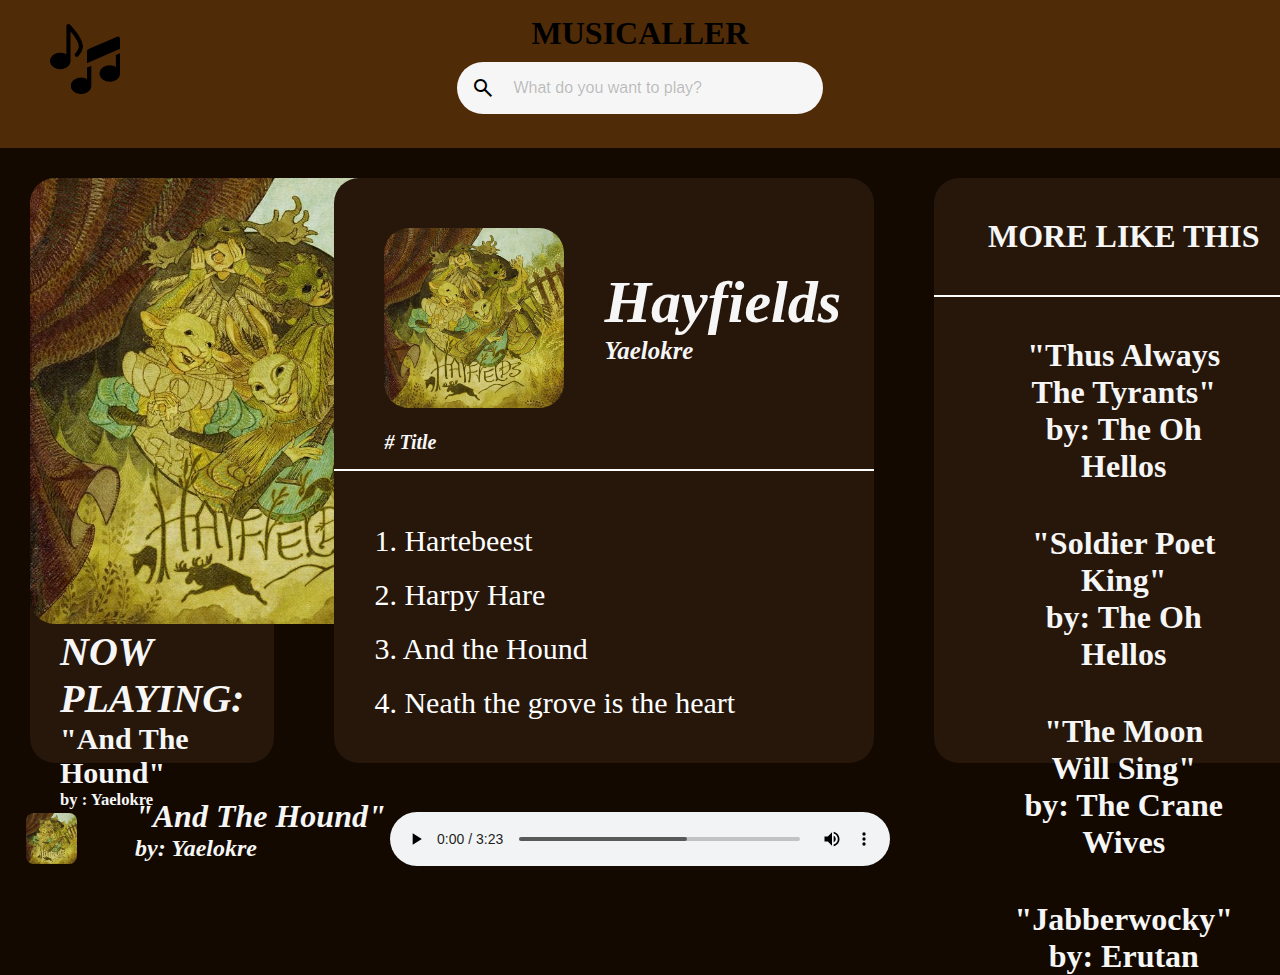
<file: index.html>
<!DOCTYPE html>
<html lang="en">

<head>
    <meta charset="UTF-8">
    <meta name="viewport" content="width=device-width, initial-scale=1.0">
    <title>ICT 2 - ACTIVITY 3</title>


    <!-- Links -->
    <link rel="stylesheet"
        href="https://fonts.googleapis.com/css2?family=Material+Symbols+Outlined:opsz,wght,FILL,GRAD@24,400,0,0" />
    <link rel="stylesheet" href="style.css">
</head>

<body>
    <header>
        <h1>MUSICALLER</h1>
        <nav>
            <form>
                <div class="search">
                    <span id="search-icon" class="material-symbols-outlined">
                        search
                    </span>
                    <input class="search-input" type="search" placeholder=" What do you want to play?">
                </div>
            </form>
        </nav>

        <img class="logo-top" src="musical-note.png" alt="logo">
    </header>

    </nav>


    <div class="boxes">

        <!-- Playing -->
        <div class="box1">
            <img src="Hayfields, by Yaelokre.jpg" alt="Hayfields">

            <div class="playing">
                <h1>NOW PLAYING:</h1>
                <h2>"And The Hound"</h2>
                <h5>by : Yaelokre</h5>
            </div>

        </div>

        <!-- ALBUM -->
        <div class="box2">
            <img src="Hayfields, by Yaelokre.jpg" alt="album-cover">

            <div class="titlealbum">
                <h1>Hayfields</h1>
                <h5> Yaelokre </h5>
            </div>

            <!-- DIVISION LINE -->
            <div class="divlin">
                <div class="divline" style="width: 100%; height: 0%; border: 1px #26170A"></div>
                <div class="divline2" style="width: 100%; height: 0%; border: 1px white solid"></div>

                <h5> # Title </h5>

            </div>


            <div class="songs">
                <ul>
                    <ul><a href="hartebeest.html">1. Hartebeest</a></ul>
                    <ul><a href="harpy.html">2. Harpy Hare</a></ul>
                    <ul><a href="index.html">3. And the Hound</a></ul>
                    <ul><a href="hthegrove.html">4. Neath the grove is the heart</a></ul>
                </ul>

            </div>


        </div>



        <div class="box3">
            <h1>MORE LIKE THIS</h1>

            <div class="divline3" style="width: 100%; height: 0%; border: 1px white solid"></div>

            <ul>
                <li>
                    <h1>"Thus Always The Tyrants" <br> by: The Oh Hellos </h1>
                </li>
                <li>
                    <h1>"Soldier Poet King" <br> by: The Oh Hellos</h1>
                </li>
                <li>
                    <h1>"The Moon Will Sing" <br> by: The Crane Wives</h1>
                </li>
                <li>
                    <h1>"Jabberwocky" <br> by: Erutan</h1>
                </li>
            </ul>
        </div>

    </div>

    <footer>
        <div class="player">
            <img src="Hayfields, by Yaelokre.jpg" alt="player">
            <div class="titlebotttom">
                <h1>"And The Hound"</h1>
                <h2> by: Yaelokre</h2>
            </div>

            <div align="center" class="musicplayer">
                <audio src="And the Hound.mp3" controls>This browser does not support the audio tag</audio>
            </div>

        </div>
    </footer>

</body>

</html>
</file>
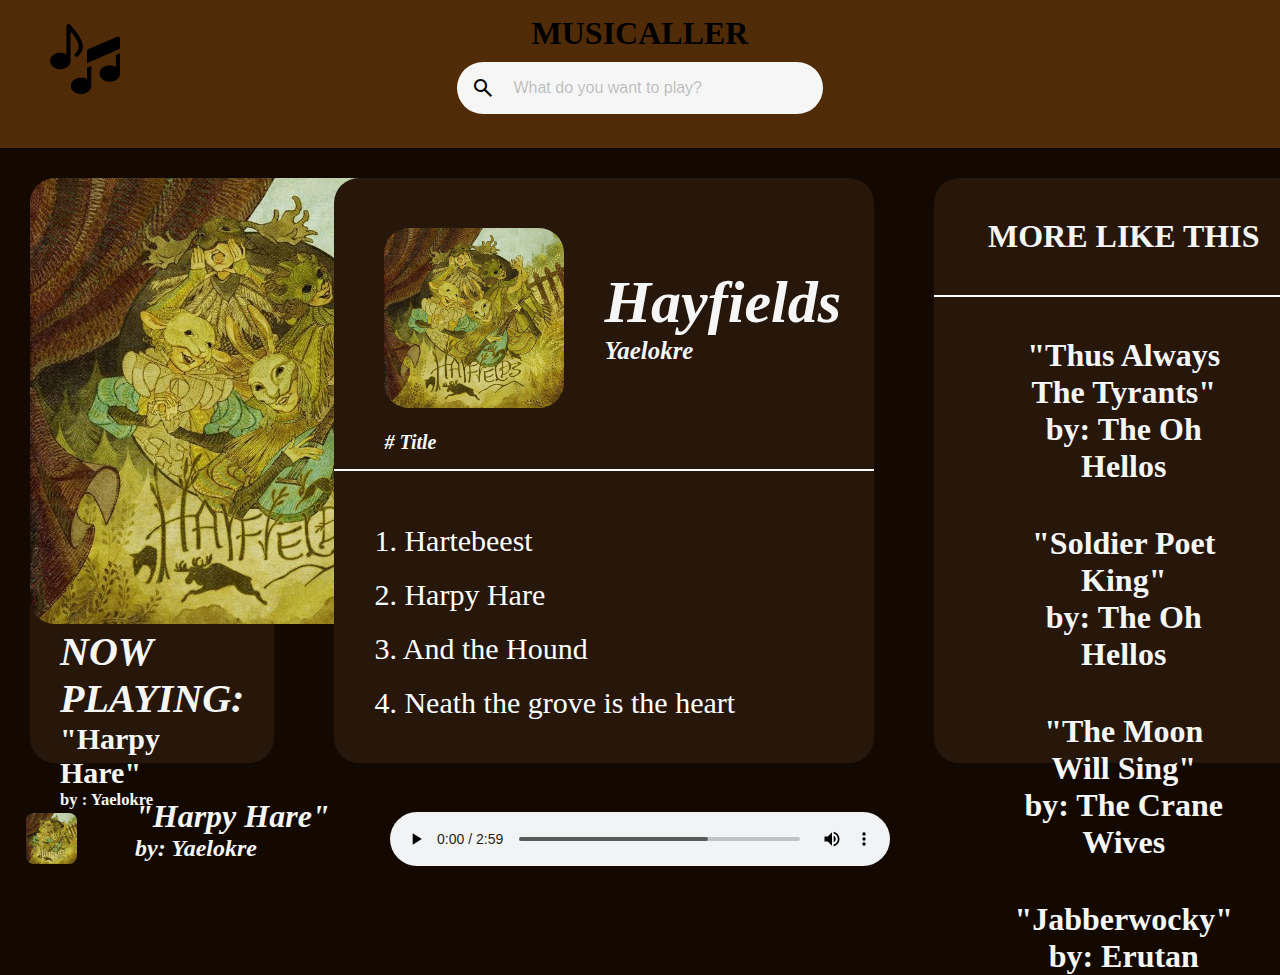
<file: harpy.html>
<!DOCTYPE html>
<html lang="en">

<head>
    <meta charset="UTF-8">
    <meta name="viewport" content="width=device-width, initial-scale=1.0">
    <title>ICT 2 - ACTIVITY 3</title>


    <!-- Links -->
    <link rel="stylesheet"
        href="https://fonts.googleapis.com/css2?family=Material+Symbols+Outlined:opsz,wght,FILL,GRAD@24,400,0,0" />
    <link rel="stylesheet" href="style.css">
</head>

<body>
    <header>
        <h1>MUSICALLER</h1>
        <nav>
            <form>
                <div class="search">
                    <span id="search-icon" class="material-symbols-outlined">
                        search
                    </span>
                    <input class="search-input" type="search" placeholder=" What do you want to play?">
                </div>
            </form>
        </nav>

        <img class="logo-top" src="musical-note.png" alt="logo">
    </header>

    </nav>


    <div class="boxes">

        <!-- Playing -->
        <div class="box1">
            <img src="Hayfields, by Yaelokre.jpg" alt="Hayfields">

            <div class="playing">
                <h1>NOW PLAYING:</h1>
                <h2>"Harpy Hare"</h2>
                <h5>by : Yaelokre</h5>
            </div>

        </div>

        <!-- ALBUM -->
        <div class="box2">
            <img src="Hayfields, by Yaelokre.jpg" alt="album-cover">

            <div class="titlealbum">
                <h1>Hayfields</h1>
                <h5> Yaelokre </h5>
            </div>

            <!-- DIVISION LINE -->
            <div class="divlin">
                <div class="divline" style="width: 100%; height: 0%; border: 1px #26170A"></div>
                <div class="divline2" style="width: 100%; height: 0%; border: 1px white solid"></div>

                <h5> # Title </h5>

            </div>


            <div class="songs">
                <ul>
                    <ul><a href="hartebeest.html">1. Hartebeest</a></ul>
                    <ul><a href="harpy.html">2. Harpy Hare</a></ul>
                    <ul><a href="index.html">3. And the Hound</a></ul>
                    <ul><a href="hthegrove.html">4. Neath the grove is the heart</a></ul>
                </ul>

            </div>


        </div>



        <div class="box3">
            <h1>MORE LIKE THIS</h1>

            <div class="divline3" style="width: 100%; height: 0%; border: 1px white solid"></div>

            <ul>
                <li>
                    <h1>"Thus Always The Tyrants" <br> by: The Oh Hellos </h1>
                </li>
                <li>
                    <h1>"Soldier Poet King" <br> by: The Oh Hellos</h1>
                </li>
                <li>
                    <h1>"The Moon Will Sing" <br> by: The Crane Wives</h1>
                </li>
                <li>
                    <h1>"Jabberwocky" <br> by: Erutan</h1>
                </li>
            </ul>
        </div>

    </div>

    <footer>
        <div class="player">
            <img src="Hayfields, by Yaelokre.jpg" alt="player">
            <div class="titlebotttom">
                <h1>"Harpy Hare"</h1>
                <h2> by: Yaelokre</h2>
            </div>

            <div align="center" class="musicplayer">
                <audio src="Harpy Hare.mp3" controls>This browser does not support the audio tag</audio>
            </div>

        </div>
    </footer>

</body>

</html>
</file>
<file: style.css>
* {
    box-sizing: border-box;
    margin: 0;
    padding: 0;
}

body {
    background-color: #130900;
}

header {
    padding-top: 15px;
    background-color: #502B08;
}

header h1{
    text-align: center;
}

nav {
    padding: 10px;
    background-color: #502B08;

}

.logo-top {
    margin: 50px;
    width: 70px;
    height: auto;
    text-align: left;
    margin-top: -100px;
}

.search {
    --padding: 14px;
    
    margin: auto;
   width: max-content;
   display: flex;
   align-items: center;
   padding: var(--padding);
   border-radius: 28px;
   background-color: #f6f6f6;
}

.search-input {
    font-size: 16px;
    font-family: 'Lexend', sans-serif;
    color: #333;
    margin-left: var(--padding);
    outline: none;
    border: none;
    background: transparent;
    width: 300px;
}

.search-input::placeholder {
    color: rgba(0, 0, 0, 0.25)
}


/* BODY */


/* NOW PLAYING */
.boxes {
    display: flex;
}

.box1 {
    margin: 30px;
    width: 50vh;
    height: 65vh;
    background-color: #26170A;
    border-radius: 25px;
    position: relative;

}

.box1 img {
    position: absolute;
    margin: 0px;
    border-radius: 25px;
    width: 49.5vh;
}

.playing {
    padding: 30px;
    padding-top: 50vh;
    position: inherit;

    font-size: 20px;
    color: #f6f6f6;    
}

.playing h1 {
     font-style: italic;
}


/* ALBUM */

.box2 {
    margin: 30px;
    width: 60vh;
    height: 65vh;
    background-color: #26170A;
    border-radius: 25px;
    position: relative;     


}


.box2 img {
    position: absolute;
    margin: 50px;
    border-radius: 25px;
    width: 20vh;
    
}

.titlealbum {
    padding: 10vh;
    padding-left: 30vh;
    position: inherit;

    font-size: 30px;
    color: #f6f6f6;
    font-style: italic;
    z-index: 1;
}

.divline {
    width: 506px;
    height: 0;
    padding-top: 15vh;
    
    
}
.divline2 {
    width: 506px;
    height: 1px;
    margin-top: 50px;
    
}

.divlin h5{
    padding: 50px;   
    font-size: 20px;
    color: #f6f6f6;
    position: inherit;
     margin-top: -10vh;

     font-style: italic;
}

a:link,
a:visited {
    background-color: none;
    color: #ffffff;
    text-align: center;
    text-decoration: none;
    display: inline-block;
}


.songs ul {
    text-align: left;
    color: #f6f6f6;
    list-style-type: none;

    margin: 20px;

    font-size: 30px;
    z-index: 100;
}

/* Recommendation */

.box3 {
    margin: 30px;
    width: 80vh;
    height: 65vh;
    background-color: #26170A;
    border-radius: 25px;
    position: relative;

}

.box3 ul {
    text-align: center;
    color: #f6f6f6;
    list-style-type: none;

    margin: 40px;
}

.box3 h1 {
    text-align: center;
    color: #f6f6f6;
    list-style-type: none;

    margin: 40px;
}


.divline {
    width: 506px;
    height: 1px;
    margin-top: -19vh;

}


/* PLAYER */

.player img{
    width: 100%;
    background-color: transparent;
    border-radius: 8px;
    overflow: hidden;
    position: relative;
    margin: 20px;

    border-color: #000000;

}

.player img {
    width: 4%;
    height: auto;
    position: relative;
    margin-left: 2%;
}

.titlebotttom {
    color: #f6f6f6;
    margin-top: -10vh;
    margin-left: 15vh;

    font-style: italic;
}

.musicplayer {
    margin-top: -50px;


}

audio {
    width: 500px;
    position: relative;

}
</file>
